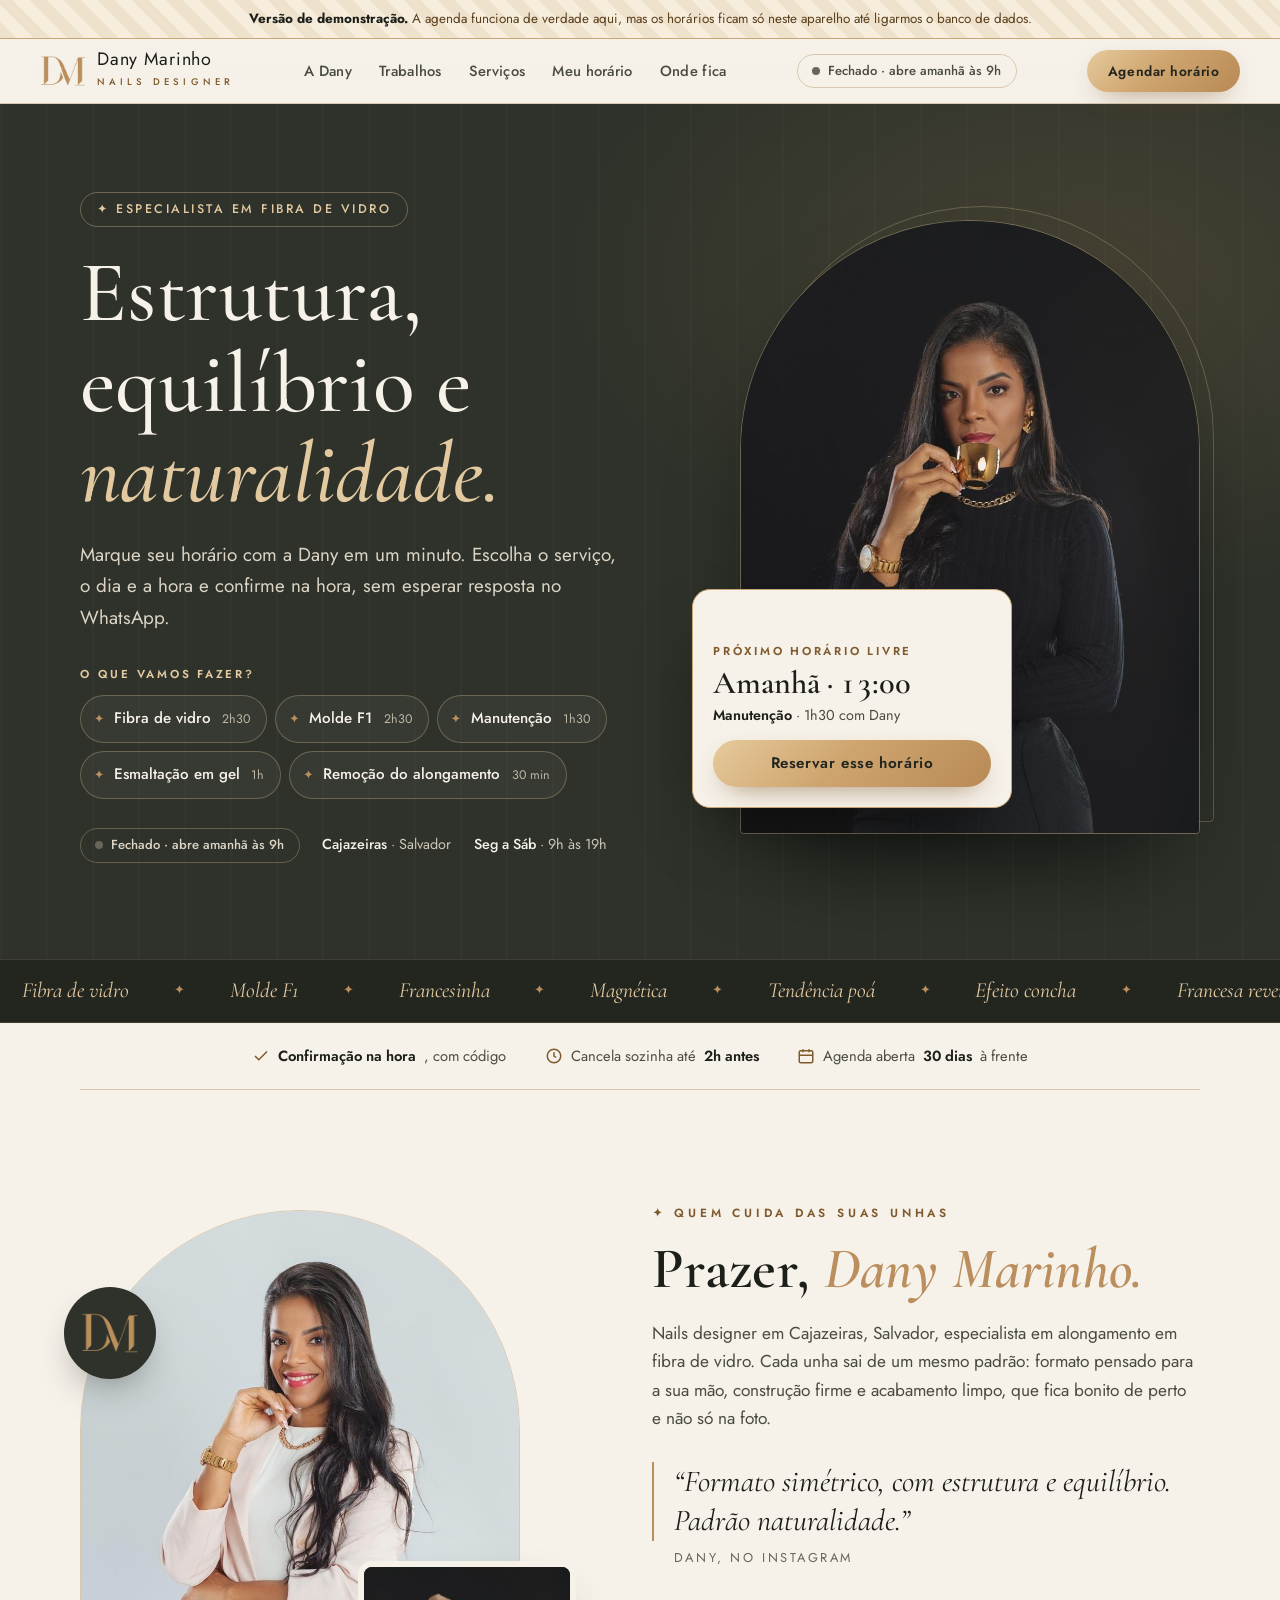
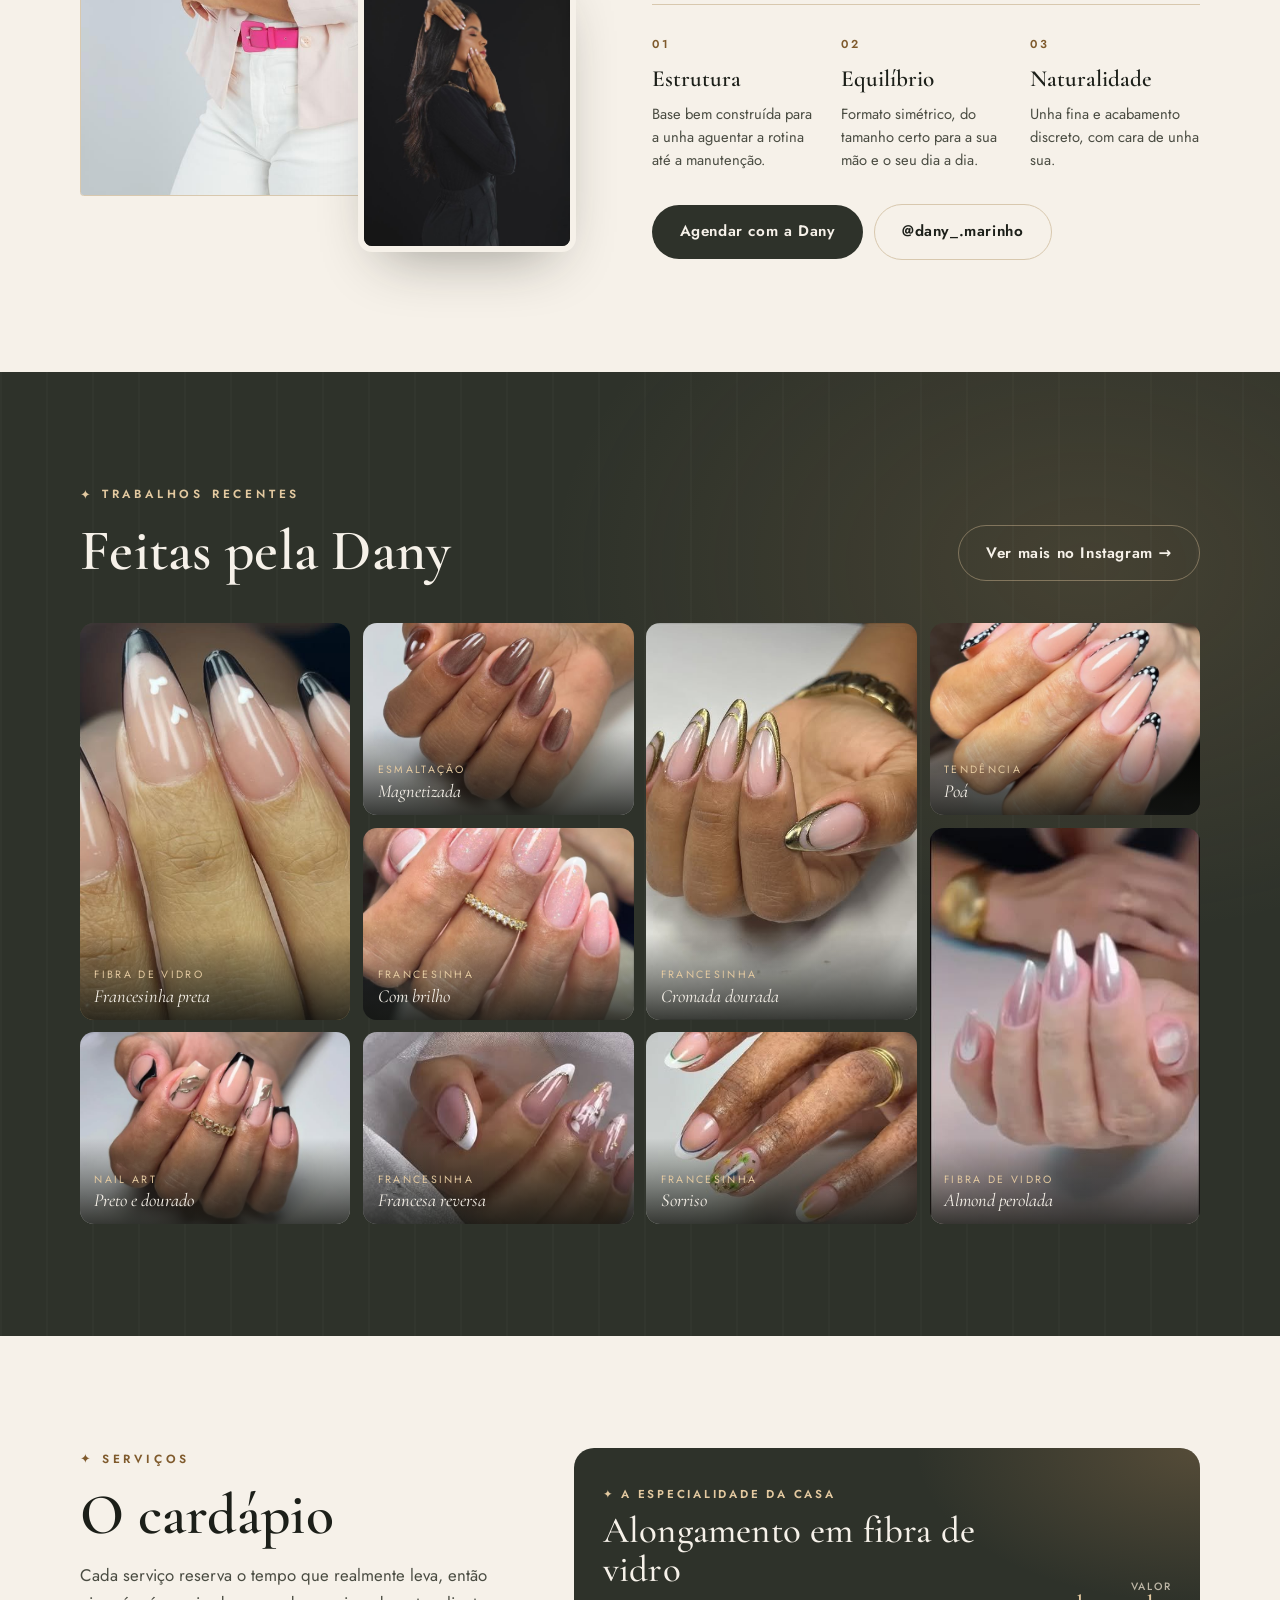
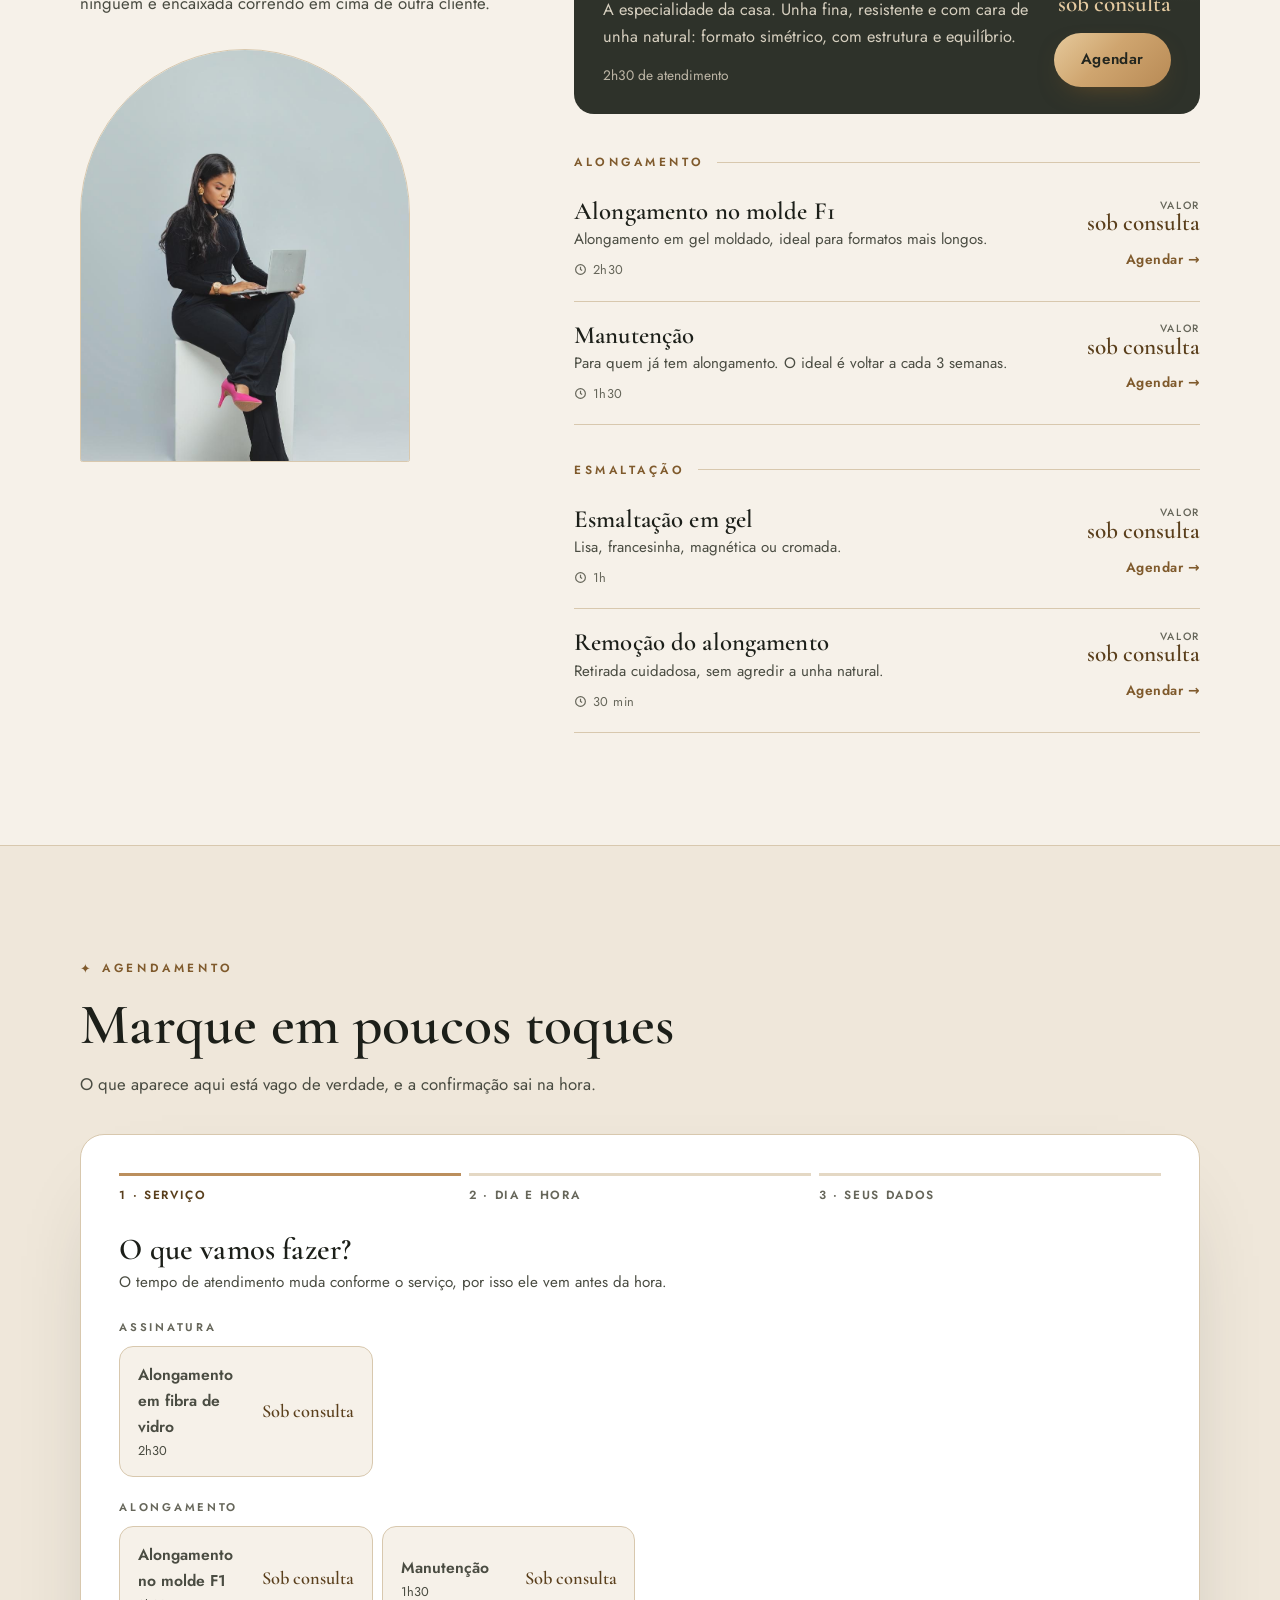
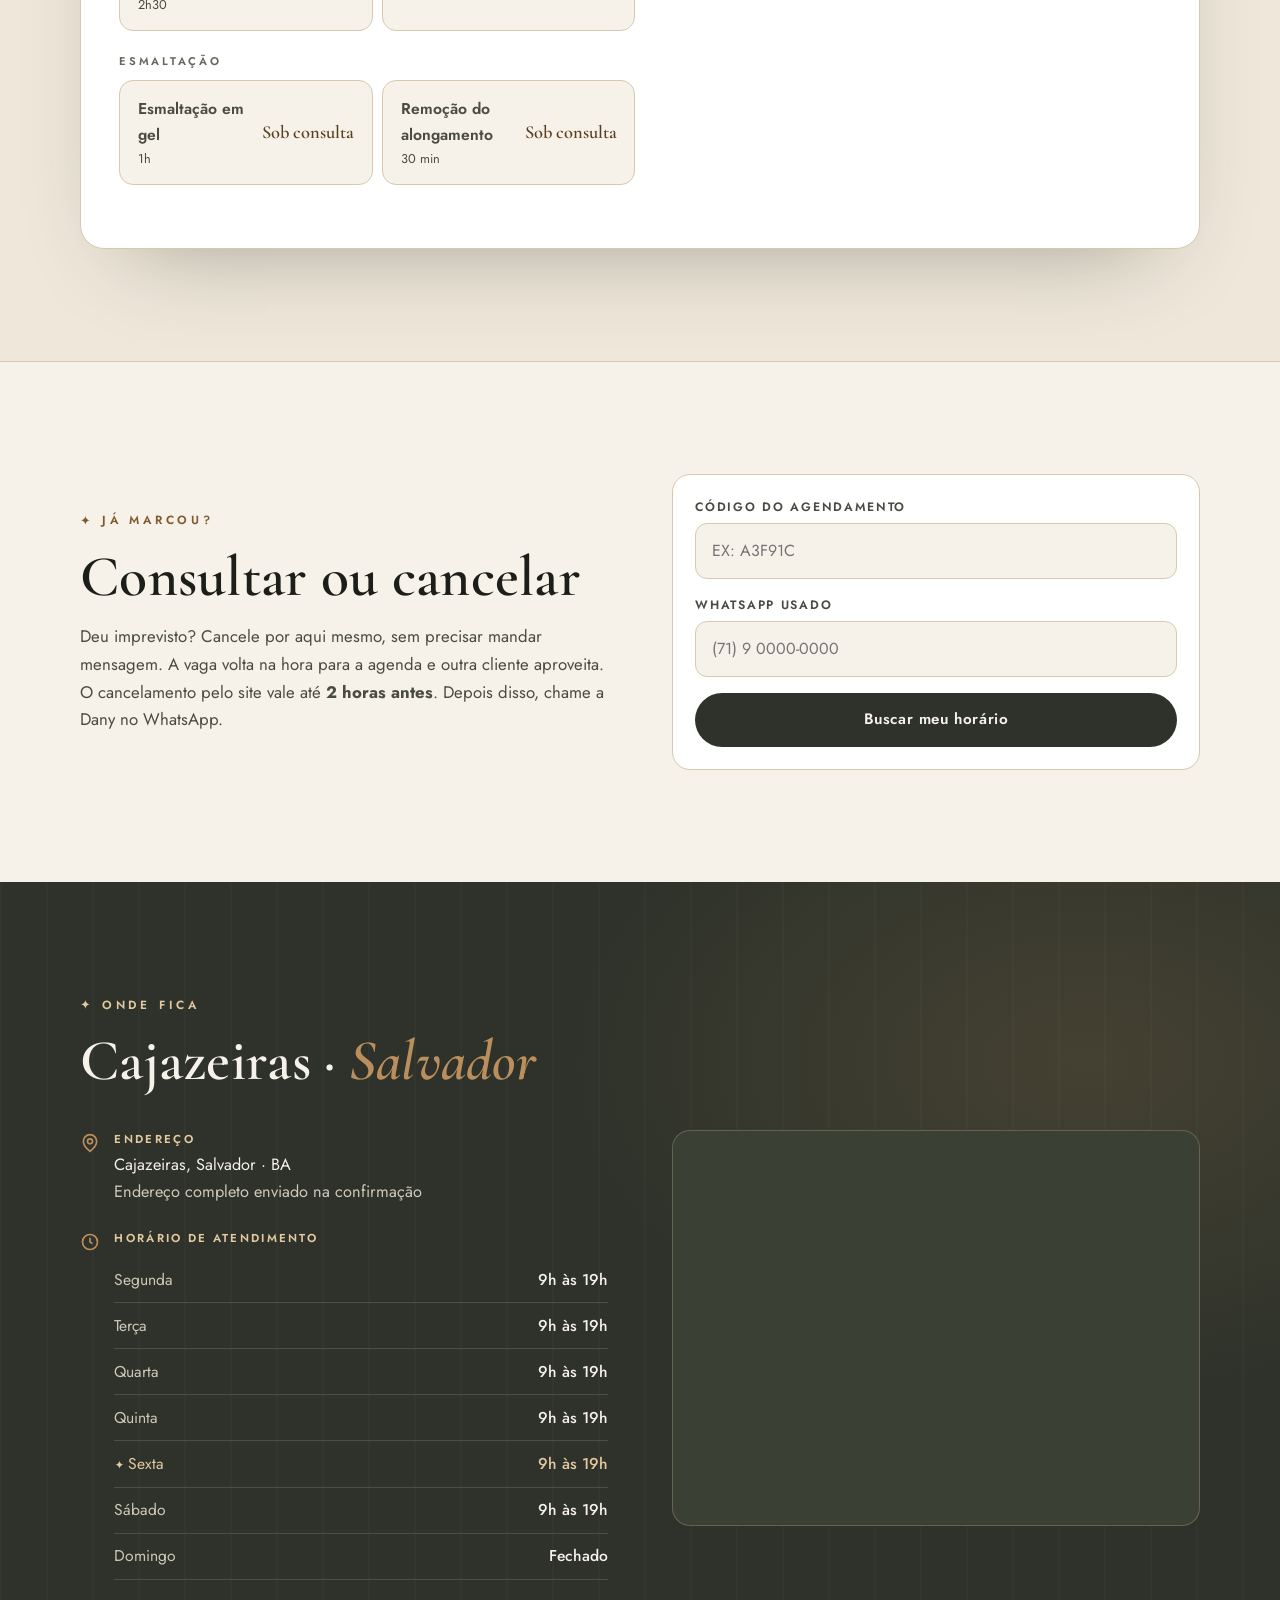
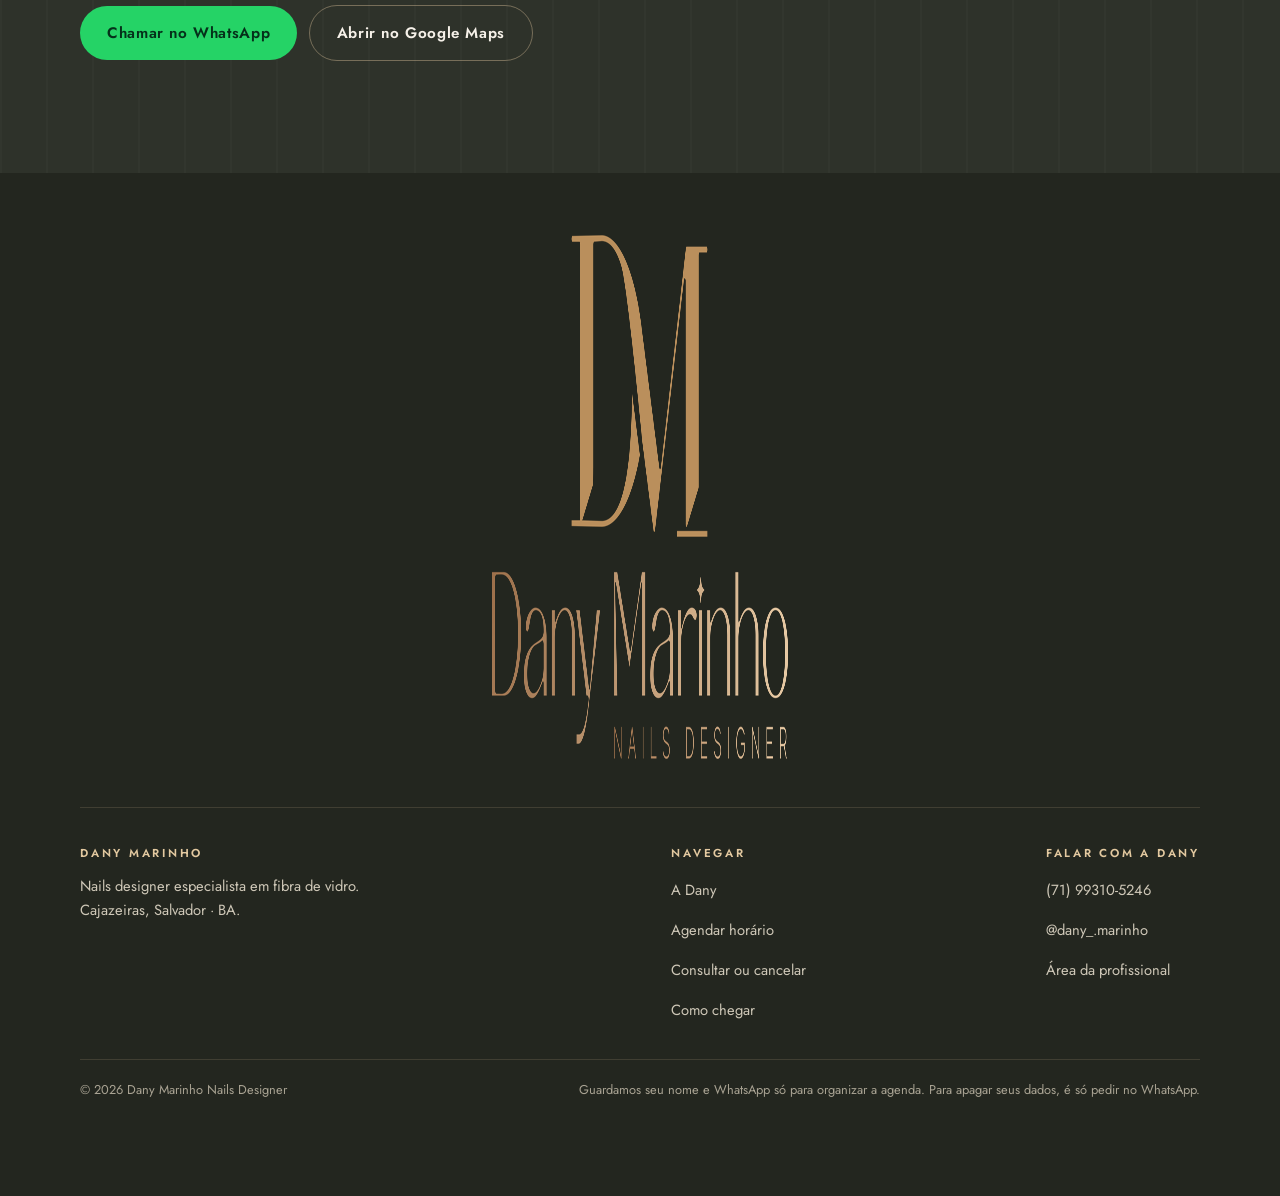
<file: index.html>
<!DOCTYPE html>
<html lang="pt-BR">
<head>
<meta charset="UTF-8">
<meta name="viewport" content="width=device-width, initial-scale=1.0">
<title>Dany Marinho · Nails Designer em Cajazeiras, Salvador · Agende online</title>
<meta name="description" content="Alongamento em fibra de vidro com a Dany Marinho, nails designer em Cajazeiras, Salvador. Escolha o serviço e o horário e confirme na hora, sem app e sem cadastro.">
<meta name="theme-color" content="#2E322A">
<link rel="icon" href="fotos/icone.png">
<link rel="apple-touch-icon" href="fotos/icone.png">

<meta property="og:type" content="website">
<meta property="og:title" content="Dany Marinho · Nails Designer · Agende seu horário">
<meta property="og:description" content="Especialista em fibra de vidro em Cajazeiras, Salvador. Escolha o serviço e o horário e confirme na hora.">
<meta property="og:image" content="fotos/og.jpg">
<meta property="og:locale" content="pt_BR">
<meta name="twitter:card" content="summary_large_image">

<link rel="preconnect" href="https://fonts.googleapis.com">
<link rel="preconnect" href="https://fonts.gstatic.com" crossorigin>
<link href="https://fonts.googleapis.com/css2?family=Cormorant+Garamond:ital,wght@0,500;0,600;0,700;1,500;1,600&family=Jost:wght@400;500;600&display=swap" rel="stylesheet">
<link rel="stylesheet" href="assets/estilo.css?v=20260926111016">

<script type="application/ld+json">
{
  "@context":"https://schema.org",
  "@type":"NailSalon",
  "name":"Dany Marinho Nails Designer",
  "slogan":"Especialista em fibra de vidro",
  "image":"fotos/og.jpg",
  "telephone":"+55 71 99310-5246",
  "address":{
    "@type":"PostalAddress",
    "addressLocality":"Salvador",
    "addressRegion":"BA",
    "streetAddress":"Cajazeiras",
    "addressCountry":"BR"
  },
  "sameAs":["https://www.instagram.com/dany_.marinho/"],
  "openingHoursSpecification":[
    {"@type":"OpeningHoursSpecification","dayOfWeek":["Monday","Tuesday","Wednesday","Thursday","Friday","Saturday"],"opens":"09:00","closes":"19:00"}
  ]
}
</script>
</head>
<body>

<div id="faixa-demo" class="faixa-demo" hidden>
  <b>Versão de demonstração.</b> A agenda funciona de verdade aqui, mas os horários ficam só neste aparelho até ligarmos o banco de dados.
</div>

<!-- ================= TOPO ================= -->
<header class="topo">
  <div class="wrap topo-in">
    <a class="marca" href="#" aria-label="Dany Marinho Nails Designer, início">
      <img src="fotos/monograma.png" alt="" width="46" height="46">
      <span><b>Dany Marinho</b><small>Nails Designer</small></span>
    </a>
    <nav class="menu">
      <a href="#sobre">A Dany</a>
      <a href="#trabalhos">Trabalhos</a>
      <a href="#servicos">Serviços</a>
      <a href="#meu-horario">Meu horário</a>
      <a href="#local">Onde fica</a>
    </nav>
    <span class="status" data-status></span>
    <a class="btn btn-prata" href="#agendar">Agendar horário</a>
  </div>
</header>

<!-- ================= CAPA: a agenda já começa aqui ================= -->
<section class="hero escuro">
  <div class="wrap hero-in">
    <div class="hero-txt">
      <span class="selo">✦ Especialista em fibra de vidro</span>
      <h1>Estrutura, equilíbrio e <em>naturalidade.</em></h1>
      <p class="lead">
        Marque seu horário com a Dany em um minuto. Escolha o serviço, o dia e a hora
        e confirme na hora, sem esperar resposta no WhatsApp.
      </p>

      <p class="rotulo">O que vamos fazer?</p>
      <div class="atalhos" id="atalhos">
        <div class="carregando">Carregando a agenda…</div>
      </div>

      <div class="hero-rodape">
        <span class="status" data-status></span>
        <span><b>Cajazeiras</b> · Salvador</span>
        <span><b>Seg a Sáb</b> · 9h às 19h</span>
      </div>
    </div>

    <div class="hero-foto">
      <div class="arco"><img src="fotos/dany-cafe.jpg" alt="Dany Marinho de blusa preta, segurando uma xícara dourada." width="853" height="1280"></div>
      <aside class="proximo" id="proximo" aria-live="polite">
        <p class="rotulo">Próximo horário livre</p>
        <div class="proximo-quando" id="px-quando">Procurando…</div>
        <p class="proximo-com" id="px-com">&nbsp;</p>
        <button class="btn btn-prata" id="px-reservar" type="button" disabled>Reservar esse horário</button>
      </aside>
    </div>
  </div>
</section>

<div class="faixa" aria-hidden="true">
  <div class="faixa-trilho">
    <span>Fibra de vidro</span><span>Molde F1</span><span>Francesinha</span><span>Magnética</span><span>Tendência poá</span><span>Efeito concha</span><span>Francesa reversa</span><span>Cromada</span>
    <span>Fibra de vidro</span><span>Molde F1</span><span>Francesinha</span><span>Magnética</span><span>Tendência poá</span><span>Efeito concha</span><span>Francesa reversa</span><span>Cromada</span>
  </div>
</div>

<div class="wrap">
  <div class="selos">
    <span><svg width="18" height="18" viewBox="0 0 24 24" fill="none" stroke="currentColor" stroke-width="2"><path d="M20 6 9 17l-5-5"/></svg><b>Confirmação na hora</b>, com código</span>
    <span><svg width="18" height="18" viewBox="0 0 24 24" fill="none" stroke="currentColor" stroke-width="2"><circle cx="12" cy="12" r="9"/><path d="M12 7v5l3 2"/></svg>Cancela sozinha até <b>2h antes</b></span>
    <span><svg width="18" height="18" viewBox="0 0 24 24" fill="none" stroke="currentColor" stroke-width="2"><rect x="3" y="5" width="18" height="16" rx="2"/><path d="M8 3v4M16 3v4M3 11h18"/></svg>Agenda aberta <b>30 dias</b> à frente</span>
  </div>
</div>

<!-- ================= SOBRE ================= -->
<section class="secao" id="sobre">
  <div class="wrap sobre-in">
    <div class="colagem revela">
      <div class="grande"><img src="fotos/dany-retrato.jpg" loading="lazy" alt="Dany Marinho sorrindo, de blazer rosa claro e calça branca." width="853" height="1280"></div>
      <div class="pequena"><img src="fotos/dany-perfil.jpg" loading="lazy" alt="Dany Marinho de perfil, com as mãos no rosto mostrando as unhas." width="853" height="1280"></div>
      <div class="carimbo"><img src="fotos/monograma.png" alt="" width="60" height="60"></div>
    </div>

    <div class="sobre-txt revela">
      <p class="olho">Quem cuida das suas unhas</p>
      <h2>Prazer, <em class="ouro">Dany Marinho.</em></h2>
      <p class="corpo">
        Nails designer em Cajazeiras, Salvador, especialista em alongamento em fibra de vidro.
        Cada unha sai de um mesmo padrão: formato pensado para a sua mão, construção firme
        e acabamento limpo, que fica bonito de perto e não só na foto.
      </p>
      <p class="citacao">“Formato simétrico, com estrutura e equilíbrio. Padrão naturalidade.”</p>
      <p class="citacao-autor">Dany, no Instagram</p>

      <div class="pilares">
        <div class="pilar"><span>01</span><b>Estrutura</b><p>Base bem construída para a unha aguentar a rotina até a manutenção.</p></div>
        <div class="pilar"><span>02</span><b>Equilíbrio</b><p>Formato simétrico, do tamanho certo para a sua mão e o seu dia a dia.</p></div>
        <div class="pilar"><span>03</span><b>Naturalidade</b><p>Unha fina e acabamento discreto, com cara de unha sua.</p></div>
      </div>

      <div class="acoes" style="margin-top:0">
        <a class="btn btn-escuro" href="#agendar">Agendar com a Dany</a>
        <a class="btn btn-linha" href="https://www.instagram.com/dany_.marinho/" target="_blank" rel="noopener">@dany_.marinho</a>
      </div>
    </div>
  </div>
</section>

<!-- ================= TRABALHOS ================= -->
<section class="secao escuro" id="trabalhos">
  <div class="wrap">
    <div class="trab-topo">
      <div>
        <p class="olho">Trabalhos recentes</p>
        <h2>Feitas pela Dany</h2>
      </div>
      <a class="btn btn-linha" href="https://www.instagram.com/dany_.marinho/" target="_blank" rel="noopener">Ver mais no Instagram →</a>
    </div>

    <div class="trabalhos">
      <figure class="alta revela"><img src="fotos/unha-fibra-stiletto.jpg" loading="lazy" style="object-position:50% 40%" alt="Alongamento em fibra de vidro, formato stiletto, com francesinha preta."><figcaption><small>Fibra de vidro</small>Francesinha preta</figcaption></figure>
      <figure class="revela"><img src="fotos/unha-magnetica.jpg" loading="lazy" alt="Unhas curtas com esmaltação magnética marrom."><figcaption><small>Esmaltação</small>Magnetizada</figcaption></figure>
      <figure class="alta revela"><img src="fotos/unha-cromada-dourada.jpg" loading="lazy" style="object-position:50% 45%" alt="Unhas amendoadas nude com ponta cromada dourada."><figcaption><small>Francesinha</small>Cromada dourada</figcaption></figure>
      <figure class="revela"><img src="fotos/unha-poa.jpg" loading="lazy" alt="Unhas nude com francesinha preta de bolinhas brancas."><figcaption><small>Tendência</small>Poá</figcaption></figure>
      <figure class="revela"><img src="fotos/unha-glitter.jpg" loading="lazy" alt="Unhas com francesinha branca sobre base com brilho."><figcaption><small>Francesinha</small>Com brilho</figcaption></figure>
      <figure class="alta revela"><img src="fotos/unha-almond-perolada.jpg" loading="lazy" style="object-position:50% 55%" alt="Unhas amendoadas com acabamento perolado."><figcaption><small>Fibra de vidro</small>Almond perolada</figcaption></figure>
      <figure class="revela"><img src="fotos/unha-nail-art.jpg" loading="lazy" alt="Unhas com nail art em preto e dourado."><figcaption><small>Nail art</small>Preto e dourado</figcaption></figure>
      <figure class="revela"><img src="fotos/unha-francesa-reversa.jpg" loading="lazy" style="object-position:50% 60%" alt="Unhas com francesa reversa branca."><figcaption><small>Francesinha</small>Francesa reversa</figcaption></figure>
      <figure class="revela"><img src="fotos/unha-francesa-sorriso.jpg" loading="lazy" style="object-position:50% 55%" alt="Unhas com francesa sorriso e detalhes coloridos."><figcaption><small>Francesinha</small>Sorriso</figcaption></figure>
    </div>
  </div>
</section>

<!-- ================= SERVIÇOS ================= -->
<section class="secao" id="servicos">
  <div class="wrap serv-in">
    <div class="serv-lado">
      <p class="olho">Serviços</p>
      <h2>O cardápio</h2>
      <p class="sub">
        Cada serviço reserva o tempo que realmente leva,
        então ninguém é encaixada correndo em cima de outra cliente.
      </p>
      <div class="foto"><img src="fotos/dany-notebook.jpg" loading="lazy" alt="Dany Marinho sentada, com um notebook no colo." width="853" height="1280"></div>
    </div>
    <div id="cardapio">
      <div class="carregando">Carregando os serviços…</div>
    </div>
  </div>
</section>

<!-- ================= AGENDAMENTO ================= -->
<section class="secao agendar" id="agendar">
  <div class="wrap">
    <div class="agendar-topo">
      <div>
        <p class="olho">Agendamento</p>
        <h2>Marque em poucos toques</h2>
        <p class="sub">O que aparece aqui está vago de verdade, e a confirmação sai na hora.</p>
      </div>
    </div>

    <div class="painel" id="agendar-app">

      <div class="passos" id="passos">
        <div class="passo" data-estado="atual">1 · Profissional</div>
        <div class="passo" data-estado="aberto">2 · Serviço</div>
        <div class="passo" data-estado="aberto">3 · Dia e hora</div>
        <div class="passo" data-estado="aberto">4 · Seus dados</div>
      </div>

      <div class="escolhas" id="escolhas" hidden></div>

      <!-- 1 -->
      <div class="etapa" data-etapa="1" data-ativa>
        <h3>Com quem você quer agendar?</h3>
        <p class="dica">Cada profissional tem a própria agenda.</p>
        <div class="lista-barbeiros" id="lista-barbeiros"></div>
      </div>

      <!-- 2 -->
      <div class="etapa" data-etapa="2">
        <h3>O que vamos fazer?</h3>
        <p class="dica">O tempo de atendimento muda conforme o serviço, por isso ele vem antes da hora.</p>
        <div id="lista-servicos"></div>
        <div class="acoes"><button class="voltar" type="button" data-voltar="1">← Trocar a profissional</button></div>
      </div>

      <!-- 3 -->
      <div class="etapa" data-etapa="3">
        <h3>Escolha o dia e a hora</h3>
        <div class="fita" id="fita-dias"></div>
        <p class="titulo-dia" id="titulo-dia"></p>
        <div id="caixa-horas"></div>
        <div class="acoes"><button class="voltar" type="button" data-voltar="2">← Trocar o serviço</button></div>
      </div>

      <!-- 4 -->
      <div class="etapa" data-etapa="4">
        <h3>Quase lá</h3>
        <p class="dica">Só falta saber quem vem fazer as unhas.</p>
        <div class="resumo" id="resumo"></div>
        <form id="form-cliente" novalidate>
          <div class="campos">
            <div class="campo">
              <label for="cli-nome">Seu nome</label>
              <input id="cli-nome" name="nome" type="text" autocomplete="name" placeholder="Como te chamam" required>
            </div>
            <div class="campo">
              <label for="cli-tel">WhatsApp</label>
              <input id="cli-tel" name="tel" type="tel" inputmode="numeric" autocomplete="tel" placeholder="(71) 9 0000-0000" required>
              <p class="ajuda">Serve para a Dany te achar se precisar remarcar. Não vai para lista de propaganda.</p>
            </div>
            <div class="campo">
              <label for="cli-obs">Observação <span style="text-transform:none;letter-spacing:0;font-weight:400">(opcional)</span></label>
              <textarea id="cli-obs" name="obs" maxlength="240" placeholder="Ex: formato amendoado, francesinha, tenho foto de referência"></textarea>
            </div>
          </div>
          <div id="msg-form"></div>
          <div class="acoes">
            <button class="btn btn-prata" id="btn-confirmar" type="submit">Confirmar horário</button>
            <button class="voltar" type="button" data-voltar="3">← Trocar a hora</button>
          </div>
        </form>
      </div>

      <!-- 5 -->
      <div class="etapa" data-etapa="5">
        <div class="sucesso">
          <div class="selo-ok" aria-hidden="true">
            <svg width="30" height="30" viewBox="0 0 24 24" fill="none" stroke="currentColor" stroke-width="3" stroke-linecap="round" stroke-linejoin="round"><path d="M20 6 9 17l-5-5"/></svg>
          </div>
          <h3>Horário confirmado</h3>
          <p class="com">com <span id="ok-barbeiro"></span></p>
          <p class="dica" id="ok-linha" style="color:var(--cinza);margin:.4rem 0 1rem"></p>
          <p style="font-size:.74rem;letter-spacing:.2em;text-transform:uppercase;color:var(--cinza);font-weight:600">Seu código</p>
          <div class="codigo" id="ok-codigo"></div>
          <p style="max-width:34rem;margin:0 auto 1.4rem;color:var(--cinza);font-size:.95rem">
            Guarde esse código: é com ele que você consulta ou cancela sozinha,
            até 2 horas antes. Chegue uns 5 minutinhos antes.
          </p>
          <div class="acoes" style="justify-content:center">
            <a class="btn btn-zap" id="ok-zap" target="_blank" rel="noopener">Avisar a Dany no WhatsApp</a>
            <a class="btn btn-linha" id="ok-ics">Salvar no calendário</a>
            <button class="btn btn-linha" id="btn-novo" type="button">Marcar outro</button>
          </div>
        </div>
      </div>

    </div>
  </div>
</section>

<!-- ================= MEU HORÁRIO ================= -->
<section class="secao" id="meu-horario">
  <div class="wrap dupla">
    <div>
      <p class="olho">Já marcou?</p>
      <h2>Consultar ou cancelar</h2>
      <p class="sub">
        Deu imprevisto? Cancele por aqui mesmo, sem precisar mandar mensagem.
        A vaga volta na hora para a agenda e outra cliente aproveita.
        O cancelamento pelo site vale até <b>2 horas antes</b>. Depois disso, chame a Dany no WhatsApp.
      </p>
    </div>
    <div class="cartao">
      <form id="form-consulta">
        <div class="campos">
          <div class="campo">
            <label for="con-codigo">Código do agendamento</label>
            <input id="con-codigo" type="text" placeholder="Ex: A3F91C" style="text-transform:uppercase" required>
          </div>
          <div class="campo">
            <label for="con-tel">WhatsApp usado</label>
            <input id="con-tel" type="tel" inputmode="numeric" placeholder="(71) 9 0000-0000" required>
          </div>
          <button class="btn btn-escuro btn-bloco" type="submit">Buscar meu horário</button>
        </div>
      </form>
      <div id="saida-consulta"></div>
    </div>
  </div>
</section>

<!-- ================= ONDE FICA ================= -->
<section class="secao escuro" id="local">
  <div class="wrap">
    <p class="olho">Onde fica</p>
    <h2>Cajazeiras · <em class="ouro">Salvador</em></h2>

    <div class="dupla" style="margin-top:2.4rem;align-items:start">
      <div class="info-local">
        <div class="info-item">
          <svg width="20" height="20" viewBox="0 0 24 24" fill="none" stroke="currentColor" stroke-width="2"><path d="M20 10c0 6-8 12-8 12s-8-6-8-12a8 8 0 1 1 16 0Z"/><circle cx="12" cy="10" r="3"/></svg>
          <div>
            <b class="rot">Endereço</b>
            Cajazeiras, Salvador · BA<br>
            <span style="color:#CFC8B8">Endereço completo enviado na confirmação</span>
          </div>
        </div>

        <div class="info-item">
          <svg width="20" height="20" viewBox="0 0 24 24" fill="none" stroke="currentColor" stroke-width="2"><circle cx="12" cy="12" r="9"/><path d="M12 7v5l3 2"/></svg>
          <div style="width:100%">
            <b class="rot">Horário de atendimento</b>
            <table class="tabela-horario" id="tabela-horario">
              <tr data-dia="1"><td>Segunda</td><td>9h às 19h</td></tr>
              <tr data-dia="2"><td>Terça</td><td>9h às 19h</td></tr>
              <tr data-dia="3"><td>Quarta</td><td>9h às 19h</td></tr>
              <tr data-dia="4"><td>Quinta</td><td>9h às 19h</td></tr>
              <tr data-dia="5"><td>Sexta</td><td>9h às 19h</td></tr>
              <tr data-dia="6"><td>Sábado</td><td>9h às 19h</td></tr>
              <tr data-dia="0"><td>Domingo</td><td>Fechado</td></tr>
            </table>
          </div>
        </div>

        <div class="acoes" style="margin-top:.2rem">
          <a class="btn btn-zap" id="link-contato" target="_blank" rel="noopener" href="https://wa.me/5571993105246">Chamar no WhatsApp</a>
          <a class="btn btn-linha" id="link-maps" target="_blank" rel="noopener" href="https://www.google.com/maps/search/?api=1&amp;query=Cajazeiras+Salvador+BA">Abrir no Google Maps</a>
        </div>
      </div>

      <div class="mapa">
        <iframe title="Mapa de Cajazeiras, Salvador" loading="lazy" referrerpolicy="no-referrer-when-downgrade"
          src="https://www.google.com/maps?q=Cajazeiras%2C%20Salvador%20-%20BA&output=embed"></iframe>
      </div>
    </div>
  </div>
</section>

<!-- ================= RODAPÉ ================= -->
<footer class="rodape">
  <div class="wrap">
    <img class="rodape-logo" src="fotos/logo.png" alt="Dany Marinho Nails Designer" width="1000" height="536" loading="lazy">
    <div class="rodape-in">
      <div style="max-width:22rem">
        <b class="rodape-titulo">Dany Marinho</b>
        <p style="margin-top:.6rem">Nails designer especialista em fibra de vidro. Cajazeiras, Salvador · BA.</p>
      </div>
      <div>
        <b class="rodape-titulo">Navegar</b>
        <ul class="rodape-links">
          <li><a href="#sobre">A Dany</a></li>
          <li><a href="#agendar">Agendar horário</a></li>
          <li><a href="#meu-horario">Consultar ou cancelar</a></li>
          <li><a href="#local">Como chegar</a></li>
        </ul>
      </div>
      <div>
        <b class="rodape-titulo">Falar com a Dany</b>
        <ul class="rodape-links">
          <li><a href="https://wa.me/5571993105246" target="_blank" rel="noopener">(71) 99310-5246</a></li>
          <li><a href="https://www.instagram.com/dany_.marinho/" target="_blank" rel="noopener">@dany_.marinho</a></li>
          <li><a href="admin.html">Área da profissional</a></li>
        </ul>
      </div>
    </div>
    <div class="creditos">
      <span>© <span id="ano"></span> Dany Marinho Nails Designer</span>
      <span>Guardamos seu nome e WhatsApp só para organizar a agenda. Para apagar seus dados, é só pedir no WhatsApp.</span>
    </div>
  </div>
</footer>

<a class="flutua" href="#agendar">
  <svg width="18" height="18" viewBox="0 0 24 24" fill="none" stroke="currentColor" stroke-width="2"><rect x="3" y="5" width="18" height="16" rx="2"/><path d="M8 3v4M16 3v4M3 11h18"/></svg>
  Agendar
</a>

<script src="assets/config.js?v=20260926111016"></script>
<!-- Este bloco vem ANTES de agenda.js: registra o ouvinte que recebe
     profissional e serviços assim que carregam. -->
<script>
(function () {
  var CFG = window.TV;
  var DIAS = ['domingo','segunda','terça','quarta','quinta','sexta','sábado'];
  document.getElementById('ano').textContent = new Date().getFullYear();
  if (CFG.modoDemo) document.getElementById('faixa-demo').hidden = false;

  function el(tag, cls, txt) {
    var n = document.createElement(tag);
    if (cls) n.className = cls;
    if (txt != null) n.textContent = txt;
    return n;
  }
  function min(t) { var p = String(t).split(':'); return (+p[0]) * 60 + (+p[1]); }
  function horaCurta(t) { var p = String(t).split(':'); return (+p[0]) + 'h' + (p[1] === '00' ? '' : p[1]); }
  function duracao(m) { return m < 60 ? m + ' min' : Math.floor(m / 60) + 'h' + (m % 60 ? String(m % 60).padStart(2, '0') : ''); }
  function irAgendar() { document.getElementById('agendar').scrollIntoView({ behavior: 'smooth' }); }
  function quando(p) { return CFG.diaRelativo(p.dia).replace(/, \d+ de .*/, '') + ' · ' + p.hora; }

  /* ---- aberto / fechado agora ---- */
  (function status() {
    var agora = new Date(), m = agora.getHours() * 60 + agora.getMinutes();
    var hoje = CFG.expediente[agora.getDay()], txt, aberto = false;
    if (hoje && hoje.aberto && m >= min(hoje.abre) && m < min(hoje.fecha)) {
      aberto = true; txt = 'Atendendo agora · até ' + horaCurta(hoje.fecha);
    } else {
      for (var i = 0; i < 8; i++) {
        var d = (agora.getDay() + i) % 7, e = CFG.expediente[d];
        if (!e || !e.aberto || (i === 0 && m >= min(e.abre))) continue;
        txt = 'Fechado · abre ' + (i === 0 ? 'hoje' : i === 1 ? 'amanhã' : DIAS[d]) + ' às ' + horaCurta(e.abre);
        break;
      }
    }
    Array.prototype.forEach.call(document.querySelectorAll('[data-status]'), function (s) {
      s.textContent = txt;
      if (aberto) s.setAttribute('data-aberto', '');
    });
    var linha = document.querySelector('#tabela-horario tr[data-dia="' + agora.getDay() + '"]');
    if (linha) linha.setAttribute('data-hoje', '');
  })();

  /* ---- cardápio ---- */
  function valor(s) {
    if (!s.preco_centavos) return '<small>valor</small>sob consulta';
    return (s.a_partir_de ? '<small>a partir de</small>' : '') + 'R$ ' + (s.preco_centavos / 100).toFixed(2).replace('.', ',');
  }
  function pintaCardapio(lista) {
    var alvo = document.getElementById('cardapio');
    alvo.innerHTML = '';
    var grupos = {};
    lista.forEach(function (s) {
      if (s.categoria === 'Assinatura') { alvo.appendChild(cardAssinatura(s)); return; }
      var g = s.categoria || 'Serviços'; (grupos[g] = grupos[g] || []).push(s);
    });
    Object.keys(grupos).forEach(function (g) {
      var bloco = el('div', 'cardapio-grupo');
      bloco.appendChild(el('div', 'cardapio-titulo', g));
      var grade = el('div', 'grade-servicos');
      grupos[g].forEach(function (s) {
        var card = el('article', 'servico');
        card.innerHTML =
          '<div class="servico-txt"><h3></h3><p></p>' +
            '<span class="tempo"><svg width="13" height="13" viewBox="0 0 24 24" fill="none" stroke="currentColor" stroke-width="2.2"><circle cx="12" cy="12" r="9"/><path d="M12 7v5l3 2"/></svg>' +
            duracao(s.duracao_min) + '</span></div>' +
          '<div class="servico-dir"><span class="preco"></span>' +
            '<button class="marcar" type="button">Agendar →</button></div>';
        card.querySelector('h3').textContent = s.nome;
        card.querySelector('p').textContent = s.descricao || '';
        card.querySelector('.preco').innerHTML = valor(s);
        card.querySelector('.marcar').addEventListener('click', function () { CFG.agendarServico(s.id); irAgendar(); });
        grade.appendChild(card);
      });
      bloco.appendChild(grade);
      alvo.appendChild(bloco);
    });
  }
  function cardAssinatura(s) {
    var c = el('article', 'assinatura');
    var esq = el('div');
    esq.appendChild(el('p', 'rotulo', '✦ A especialidade da casa'));
    esq.appendChild(el('h3', null, s.nome));
    esq.appendChild(el('p', null, s.descricao || ''));
    var meta = el('div', 'meta');
    meta.appendChild(el('span', null, duracao(s.duracao_min) + ' de atendimento'));
    esq.appendChild(meta);
    var dir = el('div', 'servico-dir');
    var p = el('div', 'preco'); p.innerHTML = valor(s);
    dir.appendChild(p);
    var b = el('button', 'btn btn-prata', 'Agendar');
    b.type = 'button'; b.style.marginTop = '.8rem';
    b.addEventListener('click', function () { CFG.agendarServico(s.id); irAgendar(); });
    dir.appendChild(b);
    c.appendChild(esq); c.appendChild(dir);
    return c;
  }

  /* ---- atalhos de serviço na capa + próximo horário livre ---- */
  function pintaCapa(barbeiros, servicos) {
    var atalhos = document.getElementById('atalhos');
    atalhos.innerHTML = '';
    servicos.forEach(function (s) {
      var at = el('button', 'atalho'); at.type = 'button';
      at.appendChild(el('span', 'pingo', '✦'));
      at.appendChild(el('b', null, s.nome.replace('Alongamento em ', '').replace('Alongamento no ', '').replace(/^./, function (c) { return c.toUpperCase(); })));
      at.appendChild(el('small', null, duracao(s.duracao_min)));
      at.addEventListener('click', function () { CFG.agendarServico(s.id); irAgendar(); });
      atalhos.appendChild(at);
    });

    // referência: manutenção, o serviço que mais volta para a agenda
    var servRef = servicos.filter(function (s) { return s.id === 'manutencao' || s.slug === 'manutencao'; })[0] || servicos[0];
    var b = barbeiros[0];
    var qd = document.getElementById('px-quando'), com = document.getElementById('px-com'), bt = document.getElementById('px-reservar');
    if (!b || !servRef) return;
    CFG.proximoLivre(b, servRef).then(function (p) {
      if (!p) { qd.textContent = 'Agenda cheia'; com.textContent = 'Chame no WhatsApp que a Dany tenta encaixar.'; bt.disabled = true; return; }
      qd.textContent = quando(p);
      com.innerHTML = '';
      com.appendChild(el('b', null, servRef.nome));
      com.appendChild(document.createTextNode(' · ' + duracao(servRef.duracao_min) + ' com ' + b.nome.split(' ')[0]));
      bt.disabled = false;
      bt.onclick = function () { CFG.agendarDireto(b.id, servRef.id, p.dia, p.hora); irAgendar(); };
    }).catch(function () { qd.textContent = 'Ver horários'; });
  }

  var dados = null;
  function recebe(d) { dados = d; pintaCardapio(d.servicos); pintaCapa(d.barbeiros, d.servicos); }
  document.addEventListener('tv:dados', function (ev) { recebe(ev.detail); });
  // marcou? a vaga some da capa na mesma hora
  document.addEventListener('tv:agendado', function () { if (dados) pintaCapa(dados.barbeiros, dados.servicos); });

  /* ---- revelar ao rolar ---- */
  var itens = document.querySelectorAll('.revela');
  if ('IntersectionObserver' in window) {
    var io = new IntersectionObserver(function (es) {
      es.forEach(function (e) { if (e.isIntersecting) { e.target.classList.add('visto'); io.unobserve(e.target); } });
    }, { rootMargin: '0px 0px -8% 0px' });
    Array.prototype.forEach.call(itens, function (n) { io.observe(n); });
  } else {
    Array.prototype.forEach.call(itens, function (n) { n.classList.add('visto'); });
  }
})();
</script>
<script src="assets/agenda.js?v=20260926111016"></script>
</body>
</html>
</file>
<file: assets/estilo.css>
/* =====================================================================
   Dany Marinho · Nails Designer — folha de estilo
   Paleta tirada do letreiro do espaço dela: painel verde-oliva, letras
   douradas espelhadas e ripas de madeira clara. Fundo marfim, texto quase
   preto (alto contraste). As variáveis mantêm os nomes do modelo
   (--prata = cor de destaque, --creme = cor do texto).
   ===================================================================== */

:root{
  --fundo:      #F6F1E9;
  --grafite:    #EFE7DA;
  --carvao:     #FFFFFF;
  --chumbo:     #E4D8C4;
  --borda:      #D8C8AE;

  --prata:       #7F5A2C;
  --prata-clara: #5A3F1C;
  --prata-fundo: #C8A574;
  --prata-gradiente: linear-gradient(135deg, #E6CA9C 0%, #CFA56F 45%, #B88A55 100%);

  --ouro:        #BB8F5D;
  --ouro-claro:  #E3C9A0;
  --oliva:       #2E322A;
  --oliva-2:     #23261F;
  --oliva-3:     #3B4035;
  --marfim:      #F6F1E9;

  --creme:      #1C1F19;
  --cinza:      #4A4C42;
  --cinza-fraco:#66665A;
  --verde-zap:  #25D366;
  --vermelho:   #B42318;

  --display: 'Cormorant Garamond', Georgia, serif;
  --corpo:   'Jost', system-ui, sans-serif;

  --raio:  14px;
  --larg:  1200px;
}

*{margin:0;padding:0;box-sizing:border-box}
[hidden]{display:none !important}
html{scroll-behavior:smooth;scroll-padding-top:76px}
body{
  font-family:var(--corpo);font-size:1.02rem;
  background:var(--fundo);color:var(--creme);
  line-height:1.65;overflow-x:clip;-webkit-font-smoothing:antialiased;
}
img{display:block;max-width:100%}
a{color:inherit;text-decoration:none}
button{font:inherit;color:inherit;background:none;border:none;cursor:pointer}
:focus-visible{outline:2px solid var(--prata);outline-offset:3px;border-radius:6px}

.wrap{max-width:var(--larg);margin:0 auto;padding:0 clamp(1rem,4vw,2.5rem)}
.secao{padding:clamp(4rem,9vw,7rem) 0}

h1,h2,h3,.display{font-family:var(--display);font-weight:600;line-height:1.05;letter-spacing:.005em}
h2{font-size:clamp(2.3rem,5vw,3.6rem)}
h3{font-size:1.35rem}
em.ouro{font-style:italic;color:var(--ouro)}

.olho{
  font-size:.74rem;font-weight:600;letter-spacing:.32em;text-transform:uppercase;color:var(--prata);
  display:flex;align-items:center;gap:.7rem;margin-bottom:1rem;
}
.olho::before{content:"✦";font-size:.8rem;letter-spacing:0}
.sub{color:var(--cinza);max-width:42rem;margin-top:1rem;font-size:1.05rem}
.prata-texto{font-style:italic;color:var(--ouro)}

/* ---------- botões ---------- */
.btn{
  display:inline-flex;align-items:center;justify-content:center;gap:.55rem;
  padding:.9rem 1.7rem;border-radius:100px;font-weight:600;font-size:.95rem;min-height:48px;
  letter-spacing:.04em;text-align:center;
  transition:transform .15s ease, box-shadow .2s ease, background .15s ease, border-color .15s, color .15s;
}
.btn:active{transform:translateY(1px)}
.btn-prata{background:var(--prata-gradiente);color:var(--oliva-2);box-shadow:0 10px 28px -14px rgba(122,86,40,.9)}
.btn-prata:hover{box-shadow:0 14px 34px -12px rgba(122,86,40,.95);transform:translateY(-1px)}
.btn-escuro{background:var(--oliva);color:var(--marfim)}
.btn-escuro:hover{background:var(--oliva-3)}
.btn-linha{border:1px solid var(--borda);color:var(--creme);background:transparent}
.btn-linha:hover{border-color:var(--prata);color:var(--prata-clara)}
.escuro .btn-linha{border-color:rgba(227,201,160,.4);color:var(--marfim)}
.escuro .btn-linha:hover{border-color:var(--ouro-claro);color:var(--ouro-claro)}
.btn-zap{background:var(--verde-zap);color:#05301A}
.btn-bloco{width:100%}
.btn:disabled{opacity:.45;cursor:not-allowed;transform:none}

/* ---------- seções escuras (painel oliva do letreiro) ---------- */
.escuro{background:var(--oliva);color:var(--marfim);position:relative;isolation:isolate}
.escuro::before{
  /* ripas verticais bem discretas, eco da parede do espaço */
  content:"";position:absolute;inset:0;z-index:-1;pointer-events:none;
  background:
    radial-gradient(60% 55% at 85% 20%, rgba(187,143,93,.16), transparent 70%),
    repeating-linear-gradient(90deg, rgba(255,255,255,.018) 0 2px, transparent 2px 46px);
}
.escuro .olho{color:var(--ouro-claro)}
.escuro .sub{color:#CFC8B8}

/* ---------- topo ---------- */
.topo{
  position:sticky;top:0;z-index:60;
  background:rgba(246,241,233,.9);backdrop-filter:blur(14px);-webkit-backdrop-filter:blur(14px);
  border-bottom:1px solid var(--borda);
}
.topo-in{display:flex;align-items:center;justify-content:space-between;gap:1rem;padding:.55rem 0}
.marca{display:flex;align-items:center;gap:.7rem}
.marca img{width:46px;height:46px;flex:none}
.marca b{font-family:var(--corpo);font-weight:400;font-size:1.12rem;letter-spacing:.04em;line-height:1;display:block;color:var(--creme)}
.marca small{display:block;font-size:.6rem;letter-spacing:.42em;color:var(--prata);text-transform:uppercase;font-weight:500;margin-top:.35rem}
.menu{display:flex;align-items:center;gap:1.7rem}
.menu a{font-size:.92rem;font-weight:500;color:var(--cinza);letter-spacing:.02em}
.menu a:hover{color:var(--prata)}
.topo .btn{padding:.6rem 1.3rem;font-size:.86rem;min-height:42px}
@media(max-width:960px){ .menu{display:none} }

/* ---------- capa ---------- */
.hero{padding:clamp(2.8rem,7vw,5.5rem) 0 clamp(3.5rem,8vw,6rem);overflow:hidden}
.hero-in{display:grid;grid-template-columns:1.08fr .92fr;gap:clamp(2rem,5vw,4.5rem);align-items:center}
.hero .selo{
  display:inline-flex;align-items:center;gap:.55rem;font-size:.78rem;letter-spacing:.2em;text-transform:uppercase;
  color:var(--ouro-claro);border:1px solid rgba(227,201,160,.35);border-radius:100px;padding:.4rem 1rem;font-weight:500;
}
.hero h1{font-size:clamp(2.9rem,7vw,5.4rem);font-weight:500;margin:1.3rem 0 1.2rem;color:var(--marfim);max-width:13ch}
.hero h1 em{font-style:italic;color:var(--ouro-claro)}
.hero .lead{font-size:clamp(1.02rem,1.8vw,1.18rem);color:#DCD5C6;max-width:34rem}
.rotulo{font-size:.72rem;font-weight:600;letter-spacing:.24em;text-transform:uppercase;color:var(--cinza-fraco);margin-bottom:.7rem}
.hero .rotulo{color:var(--ouro-claro);margin-top:2rem}

.atalhos{display:flex;flex-wrap:wrap;gap:.5rem;max-width:38rem}
.atalho{
  display:flex;align-items:center;gap:.6rem;text-align:left;padding:.6rem 1rem .6rem .8rem;border-radius:100px;
  border:1px solid rgba(227,201,160,.3);background:rgba(255,255,255,.04);min-height:48px;color:var(--marfim);
  transition:border-color .15s, background .15s, transform .15s;
}
.atalho:hover{border-color:var(--ouro-claro);background:rgba(227,201,160,.1);transform:translateY(-1px)}
.atalho .pingo{color:var(--ouro);font-size:.8rem}
.atalho b{font-weight:500;font-size:.95rem}
.atalho small{font-size:.78rem;color:#BDB6A6;margin-left:.1rem}
.hero-rodape{display:flex;flex-wrap:wrap;align-items:center;gap:.6rem 1.4rem;margin-top:1.8rem;font-size:.9rem;color:#CFC8B8}
.hero-rodape b{color:var(--marfim);font-weight:500}

.hero-foto{position:relative;justify-self:end;width:min(100%,460px)}
.arco{
  border-radius:999px 999px 18px 18px;overflow:hidden;aspect-ratio:3/4;position:relative;
  border:1px solid rgba(227,201,160,.35);box-shadow:0 50px 100px -40px rgba(0,0,0,.7);
}
.arco img{width:100%;height:100%;object-fit:cover;object-position:50% 30%}
.hero-foto::before{
  content:"";position:absolute;inset:-14px -14px auto auto;width:100%;height:100%;
  border-radius:999px 999px 18px 18px;border:1px solid rgba(227,201,160,.28);z-index:-1;
}

/* cartão "próximo horário livre" */
.proximo{
  position:absolute;left:clamp(-3rem,-4vw,-1rem);bottom:1.6rem;width:min(20rem,86%);
  background:var(--marfim);color:var(--creme);border-radius:18px;padding:1.2rem 1.25rem 1.25rem;
  box-shadow:0 30px 70px -25px rgba(0,0,0,.6);border:1px solid var(--prata-fundo);
}
.proximo .rotulo{color:var(--prata);margin-bottom:.35rem}
.proximo-quando{font-family:var(--display);font-weight:600;font-size:2rem;line-height:1.05;font-variant-numeric:tabular-nums}
.proximo-com{color:var(--cinza);margin:.3rem 0 .9rem;font-size:.9rem;line-height:1.45}
.proximo-com b{color:var(--creme);font-weight:600}
.proximo .btn{width:100%;min-height:46px;padding:.7rem 1rem}
@media(max-width:900px){
  .hero-in{grid-template-columns:1fr}
  .hero-foto{justify-self:center;order:-1;width:min(100%,380px)}
  .arco{aspect-ratio:4/4.4}
  .proximo{position:relative;left:auto;bottom:auto;width:100%;margin-top:-4.5rem;margin-inline:auto;max-width:22rem}
  .hero-foto::before{display:none}
}

/* faixa corrida */
.faixa{background:var(--oliva-2);color:var(--ouro-claro);overflow:hidden;border-block:1px solid rgba(227,201,160,.15)}
.faixa-trilho{display:flex;width:max-content;animation:corre 38s linear infinite}
.faixa span{font-family:var(--display);font-style:italic;font-size:1.35rem;white-space:nowrap;padding:.85rem 1.4rem;display:flex;align-items:center;gap:2.8rem}
.faixa span::after{content:"✦";font-style:normal;font-size:.8rem;color:var(--ouro)}
@keyframes corre{to{transform:translateX(-50%)}}

.selos{display:flex;flex-wrap:wrap;gap:1rem 2.4rem;justify-content:center;padding:1.3rem 0;font-size:.92rem;color:var(--cinza);border-bottom:1px solid var(--borda)}
.selos span{display:flex;align-items:center;gap:.5rem}
.selos svg{color:var(--prata);flex:none}
.selos b{color:var(--creme);font-weight:600}

/* ---------- sobre ---------- */
.sobre-in{display:grid;grid-template-columns:.95fr 1.05fr;gap:clamp(2.5rem,6vw,5.5rem);align-items:center}
.colagem{position:relative;padding:0 3.5rem 3.5rem 0}
.colagem .grande{border-radius:999px 999px 16px 16px;overflow:hidden;aspect-ratio:3/4;border:1px solid var(--borda)}
.colagem .grande img{width:100%;height:100%;object-fit:cover;object-position:50% 25%}
.colagem .pequena{
  position:absolute;right:0;bottom:0;width:44%;aspect-ratio:3/4;border-radius:14px;overflow:hidden;
  border:6px solid var(--fundo);box-shadow:0 25px 60px -25px rgba(28,31,25,.45);background:var(--oliva);
}
.colagem .pequena img{width:100%;height:100%;object-fit:cover;object-position:50% 20%}
.colagem .carimbo{
  position:absolute;left:-1rem;top:12%;width:92px;height:92px;border-radius:50%;
  background:var(--oliva);display:grid;place-items:center;box-shadow:0 18px 40px -18px rgba(28,31,25,.6);
}
.colagem .carimbo img{width:62%}
.sobre-txt p.corpo{color:var(--cinza);font-size:1.08rem;margin-top:1.2rem;max-width:36rem}
.citacao{
  font-family:var(--display);font-style:italic;font-size:clamp(1.45rem,2.8vw,1.9rem);line-height:1.3;
  color:var(--creme);margin:1.8rem 0 .4rem;padding-left:1.2rem;border-left:2px solid var(--ouro);
}
.citacao-autor{font-size:.8rem;letter-spacing:.2em;text-transform:uppercase;color:var(--cinza-fraco);padding-left:1.35rem}
.pilares{display:grid;grid-template-columns:repeat(3,1fr);gap:1.2rem;margin:2.2rem 0 2rem;border-top:1px solid var(--borda);padding-top:1.6rem}
.pilar b{display:block;font-family:var(--display);font-size:1.45rem;font-weight:600;margin:.2rem 0 .3rem}
.pilar span{font-size:.72rem;letter-spacing:.2em;color:var(--prata);font-weight:600}
.pilar p{font-size:.92rem;color:var(--cinza);line-height:1.55}
@media(max-width:900px){
  .sobre-in{grid-template-columns:1fr}
  .colagem{max-width:420px;margin:0 auto;width:100%}
}
@media(max-width:620px){ .pilares{grid-template-columns:1fr;gap:1rem} .colagem{padding:0 2.2rem 2.4rem 0} .colagem .carimbo{width:72px;height:72px;left:-.4rem} }

/* ---------- trabalhos ---------- */
.trab-topo{display:flex;flex-wrap:wrap;justify-content:space-between;align-items:flex-end;gap:1.2rem}
.trabalhos{
  display:grid;grid-template-columns:repeat(4,1fr);grid-auto-rows:minmax(170px,15vw);
  grid-auto-flow:dense;gap:.8rem;margin-top:2.6rem;
}
.trabalhos figure{margin:0;position:relative;border-radius:14px;overflow:hidden;background:var(--oliva-3)}
.trabalhos figure.alta{grid-row:span 2}
.trabalhos figure.larga{grid-column:span 2}
.trabalhos img{width:100%;height:100%;object-fit:cover;transition:transform .7s ease}
.trabalhos figure:hover img{transform:scale(1.05)}
.trabalhos figcaption{
  position:absolute;inset:auto 0 0 0;padding:2.2rem .9rem .8rem;
  background:linear-gradient(180deg,transparent,rgba(20,22,18,.82));
  font-family:var(--display);font-style:italic;font-size:1.15rem;color:var(--marfim);line-height:1.2;
}
.trabalhos figcaption small{display:block;font-family:var(--corpo);font-style:normal;font-size:.66rem;letter-spacing:.22em;text-transform:uppercase;color:var(--ouro-claro);margin-bottom:.2rem}
@media(max-width:800px){
  .trabalhos{grid-template-columns:1fr 1fr;grid-auto-rows:190px}
  .trabalhos figure.larga{grid-column:span 2}
}

/* ---------- serviços ---------- */
.serv-in{display:grid;grid-template-columns:.8fr 1.2fr;gap:clamp(2rem,6vw,5rem);align-items:start}
.serv-lado{position:sticky;top:100px}
.serv-lado .foto{margin-top:2rem;border-radius:999px 999px 14px 14px;overflow:hidden;aspect-ratio:4/5;max-width:330px;border:1px solid var(--borda)}
.serv-lado .foto img{width:100%;height:100%;object-fit:cover;object-position:50% 25%}
@media(max-width:900px){ .serv-in{grid-template-columns:1fr} .serv-lado{position:static} .serv-lado .foto{display:none} }

.cardapio-grupo + .cardapio-grupo{margin-top:2.2rem}
.cardapio-titulo{font-size:.74rem;letter-spacing:.3em;text-transform:uppercase;color:var(--prata);font-weight:600;margin-bottom:.4rem;display:flex;align-items:center;gap:.8rem}
.cardapio-titulo::after{content:"";flex:1;height:1px;background:var(--borda)}
.grade-servicos{display:grid}
.servico{
  display:grid;grid-template-columns:1fr auto;gap:.3rem 1.4rem;align-items:center;
  padding:1.25rem 0;border-bottom:1px solid var(--borda);
}
.servico-txt{min-width:0}
.servico h3{font-family:var(--display);font-size:1.55rem;font-weight:600}
.servico p{font-size:.94rem;color:var(--cinza);margin-top:.2rem;max-width:34rem}
.servico .tempo{font-size:.8rem;color:var(--cinza-fraco);margin-top:.45rem;display:flex;align-items:center;gap:.35rem;letter-spacing:.04em}
.servico-dir{display:flex;flex-direction:column;align-items:flex-end;gap:.15rem;text-align:right}
.servico .preco,.assinatura .preco{font-family:var(--display);font-size:1.45rem;font-weight:600;color:var(--prata-clara);white-space:nowrap;line-height:1.1}
.servico .preco small,.assinatura .preco small{display:block;font-family:var(--corpo);font-size:.66rem;letter-spacing:.16em;color:var(--cinza-fraco);text-transform:uppercase;font-weight:500}
.servico .marcar{font-size:.86rem;font-weight:600;color:var(--prata);min-height:40px;display:inline-flex;align-items:center;letter-spacing:.04em}
.servico .marcar:hover{color:var(--prata-clara);text-decoration:underline;text-underline-offset:4px}

.assinatura{
  position:relative;overflow:hidden;isolation:isolate;
  display:grid;grid-template-columns:1fr auto;gap:1.2rem 1.6rem;align-items:end;
  padding:1.8rem 1.8rem 1.7rem;border-radius:20px;margin-bottom:2.4rem;
  background:var(--oliva);color:var(--marfim);
}
.assinatura::before{content:"";position:absolute;inset:0;z-index:-1;background:radial-gradient(70% 90% at 100% 0%, rgba(187,143,93,.28), transparent 65%)}
.assinatura .rotulo{color:var(--ouro-claro);margin-bottom:.5rem}
.assinatura h3{font-size:clamp(1.8rem,3.4vw,2.3rem);font-weight:500}
.assinatura p{color:#D6CFBF;margin-top:.5rem;max-width:34rem}
.assinatura .meta{display:flex;gap:1rem;align-items:center;margin-top:.8rem;font-size:.86rem;color:#BDB6A6}
.assinatura .preco{color:var(--ouro-claro);text-align:right}
.assinatura .preco small{color:#BDB6A6}
.assinatura .servico-dir{text-align:right}
@media(max-width:640px){ .assinatura{grid-template-columns:1fr} .assinatura .servico-dir{align-items:flex-start} .assinatura .servico-dir,.assinatura .preco{text-align:left} }

/* ---------- agendamento ---------- */
.agendar{background:var(--grafite);border-block:1px solid var(--borda)}
.agendar-topo{display:flex;flex-wrap:wrap;justify-content:space-between;align-items:flex-end;gap:1rem}
.painel{
  background:var(--carvao);border:1px solid var(--borda);border-radius:24px;
  padding:clamp(1.1rem,3.5vw,2.4rem);margin-top:2.2rem;
  box-shadow:0 40px 90px -50px rgba(46,50,42,.45);
}
.passos{display:grid;grid-auto-flow:column;grid-auto-columns:1fr;gap:.5rem;margin-bottom:1.6rem}
.passo{
  padding:.55rem 0 .2rem;border-top:3px solid var(--chumbo);
  font-size:.74rem;letter-spacing:.14em;text-transform:uppercase;color:var(--cinza-fraco);font-weight:600;
  transition:color .2s, border-color .2s;
}
.passo[data-estado="atual"]{border-color:var(--ouro);color:var(--prata-clara)}
.passo[data-estado="feito"]{border-color:var(--prata-fundo);color:var(--cinza)}
@media(max-width:520px){ .passo{font-size:.68rem;letter-spacing:.03em} }

.escolhas{display:flex;flex-wrap:wrap;gap:.5rem;margin-bottom:1.5rem}
.escolha{
  display:flex;flex-direction:column;align-items:flex-start;text-align:left;
  padding:.5rem .9rem;border-radius:12px;border:1px solid var(--borda);background:var(--fundo);
  font-size:.92rem;font-weight:500;line-height:1.3;
}
.escolha small{font-size:.64rem;letter-spacing:.16em;text-transform:uppercase;color:var(--cinza-fraco);font-weight:600}
.escolha:hover{border-color:var(--prata-fundo)}
.escolha::after{content:"trocar";font-size:.7rem;color:var(--prata);font-weight:600}

.etapa{display:none}
.etapa[data-ativa]{display:block;animation:sobe .25s ease}
@keyframes sobe{from{opacity:0;transform:translateY(6px)}to{opacity:1;transform:none}}
.etapa > h3{font-size:1.9rem;margin-bottom:.3rem}
.etapa > .dica{font-size:.95rem;color:var(--cinza);margin-bottom:1.4rem}

.lista-barbeiros{display:grid;grid-template-columns:repeat(auto-fill,minmax(210px,1fr));gap:.7rem}
.barbeiro-opcao{
  display:flex;align-items:center;gap:.9rem;text-align:left;width:100%;
  padding:.8rem;border-radius:16px;border:1px solid var(--borda);background:var(--fundo);
  transition:border-color .15s, background .15s, transform .15s;
}
.barbeiro-opcao:hover{border-color:var(--prata-fundo);transform:translateY(-1px)}
.barbeiro-opcao[aria-pressed="true"]{border-color:var(--ouro);background:rgba(187,143,93,.12)}
.barbeiro-foto{width:64px;height:64px;border-radius:14px;overflow:hidden;flex:none;background:var(--chumbo);display:grid;place-items:center;color:var(--prata)}
.barbeiro-foto img{width:100%;height:100%;object-fit:cover;object-position:50% 22%}
.barbeiro-txt strong{display:block;font-family:var(--display);font-size:1.3rem}
.barbeiro-txt span{font-size:.8rem;color:var(--cinza)}
.barbeiro-opcao.qualquer{border-style:dashed}

.grupo-servico{font-size:.7rem;letter-spacing:.24em;text-transform:uppercase;color:var(--cinza-fraco);font-weight:600;margin:1.3rem 0 .6rem}
.grupo-servico:first-child{margin-top:0}
.lista-escolha{display:grid;grid-template-columns:repeat(auto-fill,minmax(250px,1fr));gap:.6rem}
.opcao{
  text-align:left;width:100%;padding:.95rem 1.1rem;border-radius:14px;min-height:60px;
  border:1px solid var(--borda);background:var(--fundo);
  display:flex;justify-content:space-between;align-items:center;gap:1rem;
  transition:border-color .15s, background .15s;
}
.opcao:hover{border-color:var(--prata-fundo)}
.opcao[aria-pressed="true"]{border-color:var(--ouro);background:rgba(187,143,93,.12)}
.opcao strong{display:block;font-weight:600;font-size:.98rem}
.opcao span{font-size:.8rem;color:var(--cinza)}
.opcao .val{font-family:var(--display);font-size:1.15rem;font-weight:600;color:var(--prata-clara);white-space:nowrap;text-align:right}

.fita{display:flex;gap:.5rem;overflow-x:auto;padding-bottom:.7rem;scroll-snap-type:x proximity;margin-bottom:1rem}
.fita::-webkit-scrollbar{height:5px}
.fita::-webkit-scrollbar-thumb{background:var(--borda);border-radius:9px}
.dia{
  flex:none;width:72px;padding:.7rem .3rem;border-radius:14px;text-align:center;
  border:1px solid var(--borda);background:var(--fundo);scroll-snap-align:start;
  transition:border-color .15s, background .15s;
}
.dia:hover:not(:disabled){border-color:var(--prata-fundo)}
.dia[aria-pressed="true"]{border-color:var(--oliva);background:var(--oliva);color:var(--marfim)}
.dia[aria-pressed="true"] .sem,.dia[aria-pressed="true"] .mes{color:var(--ouro-claro)}
.dia:disabled{opacity:.3;cursor:not-allowed}
.dia:disabled .num{text-decoration:line-through}
.dia .sem{display:block;font-size:.66rem;letter-spacing:.12em;text-transform:uppercase;color:var(--cinza);font-weight:600}
.dia .num{display:block;font-family:var(--display);font-weight:600;font-size:1.7rem;line-height:1.1}
.dia .mes{display:block;font-size:.64rem;color:var(--cinza-fraco);text-transform:uppercase;letter-spacing:.1em;font-weight:500}
.titulo-dia{font-size:.95rem;color:var(--cinza);margin-bottom:1rem}
.titulo-dia:first-letter{text-transform:uppercase}

.blocos-hora + .blocos-hora{margin-top:1.3rem}
.turno{font-size:.7rem;letter-spacing:.2em;text-transform:uppercase;color:var(--cinza-fraco);font-weight:600;margin-bottom:.55rem}
.grade-horas{display:grid;grid-template-columns:repeat(auto-fill,minmax(80px,1fr));gap:.45rem}
.hora{
  padding:.7rem .3rem;border-radius:10px;border:1px solid var(--borda);min-height:48px;
  background:var(--fundo);font-weight:600;font-size:1rem;font-variant-numeric:tabular-nums;
  transition:border-color .15s, background .15s;
}
.hora:hover{border-color:var(--ouro);background:rgba(187,143,93,.14)}

.campos{display:grid;gap:1rem;max-width:34rem}
.campo label{display:block;font-size:.76rem;letter-spacing:.14em;text-transform:uppercase;color:var(--cinza);font-weight:600;margin-bottom:.4rem}
.campo input,.campo textarea,.campo select{
  width:100%;padding:.85rem 1rem;border-radius:12px;font:inherit;font-size:1rem;
  background:var(--fundo);border:1px solid var(--borda);color:var(--creme);
}
.campo input:focus,.campo textarea:focus,.campo select:focus{outline:none;border-color:var(--ouro);box-shadow:0 0 0 3px rgba(187,143,93,.2)}
.campo textarea{resize:vertical;min-height:80px}
.campo .ajuda{font-size:.8rem;color:var(--cinza-fraco);margin-top:.35rem}

.resumo{
  background:var(--fundo);border:1px solid var(--borda);border-left:3px solid var(--ouro);
  border-radius:12px;padding:1.1rem 1.25rem;margin-bottom:1.5rem;
}
.resumo dl{display:grid;grid-template-columns:auto 1fr;gap:.4rem 1.2rem;font-size:.95rem}
.resumo dt{color:var(--cinza-fraco);font-size:.72rem;letter-spacing:.14em;text-transform:uppercase;align-self:center;font-weight:600}
.resumo dd{font-weight:600}
.resumo .total{color:var(--prata-clara);font-family:var(--display);font-size:1.35rem}

.acoes{display:flex;gap:.7rem;flex-wrap:wrap;margin-top:1.5rem;align-items:center}
.voltar{font-size:.9rem;color:var(--cinza);display:inline-flex;align-items:center;gap:.4rem;min-height:44px;font-weight:500}
.voltar:hover{color:var(--prata)}

.aviso{padding:.85rem 1.1rem;border-radius:12px;font-size:.94rem;margin:1rem 0;border:1px solid}
.aviso-erro{background:rgba(224,101,96,.1);border-color:rgba(224,101,96,.45);color:#8E1A1A}
.aviso-ok{background:rgba(37,211,102,.08);border-color:rgba(37,211,102,.35);color:#0F5C36}
.aviso-neutro{background:var(--grafite);border-color:var(--borda);color:var(--cinza)}
.vazio{text-align:center;padding:2.2rem 1rem;color:var(--cinza)}
.vazio b{display:block;font-family:var(--display);font-size:1.4rem;color:var(--creme);margin-bottom:.35rem}
.carregando{color:var(--cinza-fraco);font-size:.92rem;padding:1.2rem 0}
.escuro .carregando{color:#BDB6A6}

.sucesso{text-align:center;padding:1rem 0}
.selo-ok{width:70px;height:70px;border-radius:50%;margin:0 auto 1.1rem;display:grid;place-items:center;background:var(--oliva);color:var(--ouro-claro)}
.sucesso h3{font-size:2.2rem}
.sucesso .com{color:var(--prata);font-weight:600;margin-top:.3rem}
.codigo{
  display:inline-block;font-family:var(--display);font-size:2.3rem;font-weight:600;letter-spacing:.28em;
  padding:.4rem 1rem .4rem 1.28rem;border:1px dashed var(--prata-fundo);border-radius:12px;
  color:var(--prata-clara);margin:.4rem 0 1rem;
}

.faixa-demo{
  background:repeating-linear-gradient(45deg,#EFE2CC 0 12px,#F6EDDD 12px 24px);
  border-bottom:1px solid var(--prata-fundo);color:var(--prata-clara);
  font-size:.84rem;text-align:center;padding:.5rem 1rem;
}
.faixa-demo b{color:var(--creme)}

.dupla{display:grid;grid-template-columns:1fr 1fr;gap:clamp(1.5rem,5vw,4rem);align-items:center}
@media(max-width:840px){ .dupla{grid-template-columns:1fr} }
.cartao{background:var(--carvao);border:1px solid var(--borda);border-radius:18px;padding:1.4rem}

/* ---------- onde fica ---------- */
.tabela-horario{width:100%;border-collapse:collapse;font-size:.98rem;margin-top:.6rem}
.tabela-horario td{padding:.6rem 0;border-bottom:1px solid rgba(227,201,160,.18)}
.tabela-horario td:first-child{color:#CFC8B8;width:7rem}
.tabela-horario td:last-child{text-align:right;font-weight:500}
.tabela-horario tr[data-hoje] td{color:var(--ouro-claro)}
.tabela-horario tr[data-hoje] td:first-child::before{content:"✦ ";font-size:.75em}
.mapa{border-radius:18px;overflow:hidden;border:1px solid rgba(227,201,160,.25);aspect-ratio:16/12;background:var(--oliva-3)}
.mapa iframe{width:100%;height:100%;border:0;filter:grayscale(.35) contrast(1.05)}
.info-local{display:grid;gap:1.4rem}
.info-item{display:flex;gap:.9rem;align-items:flex-start}
.info-item svg{flex:none;margin-top:.2rem;color:var(--ouro)}
.info-item b.rot{display:block;font-size:.72rem;letter-spacing:.2em;text-transform:uppercase;color:var(--ouro-claro);font-weight:600;margin-bottom:.2rem}

/* ---------- rodapé ---------- */
.rodape{background:var(--oliva-2);color:#CFC8B8;padding:3.5rem 0 6rem;font-size:.92rem}
.rodape-logo{width:min(300px,70%);margin:0 auto 2.6rem}
.rodape-in{display:flex;flex-wrap:wrap;gap:2rem;justify-content:space-between;align-items:flex-start;border-top:1px solid rgba(227,201,160,.15);padding-top:2rem}
.rodape a:hover{color:var(--ouro-claro)}
.rodape-titulo{color:var(--ouro-claro);font-size:.72rem;letter-spacing:.24em;text-transform:uppercase;font-weight:600}
.rodape-links{list-style:none;margin-top:.4rem}
.rodape-links a{display:flex;align-items:center;min-height:40px}
.creditos{font-size:.8rem;color:#A9A393;margin-top:1.8rem;padding-top:1.2rem;border-top:1px solid rgba(227,201,160,.15);display:flex;flex-wrap:wrap;gap:.6rem;justify-content:space-between}

.flutua{
  position:fixed;right:1rem;bottom:1rem;z-index:70;
  display:flex;align-items:center;gap:.5rem;padding:.85rem 1.3rem;border-radius:100px;min-height:52px;
  background:var(--prata-gradiente);color:var(--oliva-2);font-weight:600;font-size:.96rem;
  box-shadow:0 12px 30px -8px rgba(28,31,25,.45);
}
@media(min-width:961px){ .flutua{display:none} }

/* ---------- status aberto/fechado ---------- */
.iniciais{
  display:grid;place-items:center;width:100%;height:100%;
  font-family:var(--display);font-weight:600;color:var(--prata-clara);background:var(--chumbo);
}
.barbeiro-foto .iniciais{font-size:1.3rem}
.status{
  display:inline-flex;align-items:center;gap:.5rem;padding:.35rem .9rem;border-radius:100px;
  font-size:.82rem;font-weight:500;border:1px solid var(--borda);color:var(--cinza);
}
.status::before{content:"";width:8px;height:8px;border-radius:50%;background:var(--cinza-fraco);flex:none}
.status[data-aberto]{color:#0F5C36;border-color:rgba(37,211,102,.4)}
.status[data-aberto]::before{background:var(--verde-zap);box-shadow:0 0 0 4px rgba(37,211,102,.18)}
.escuro .status{color:#DCD5C6;border-color:rgba(227,201,160,.3)}
.escuro .status[data-aberto]{color:#9BE8B8;border-color:rgba(37,211,102,.45)}
.topo .status{display:none}
@media(min-width:1140px){ .topo .status{display:inline-flex} }

/* revelar ao rolar */
.revela{opacity:0;transform:translateY(18px);transition:opacity .8s ease, transform .8s ease}
.revela.visto{opacity:1;transform:none}

/* ---------- painel da profissional ---------- */
.agenda-item{display:flex;gap:1rem;align-items:flex-start;padding:1rem 0;border-bottom:1px solid var(--borda)}
.agenda-item:last-child{border-bottom:0}
.agenda-hora{font-family:var(--display);font-weight:600;font-size:1.45rem;color:var(--prata-clara);width:5.6rem;flex:none;line-height:1.15}
.agenda-hora small{display:block;font-family:var(--corpo);font-size:.74rem;color:var(--cinza-fraco);font-weight:500}
.agenda-corpo{flex:1;min-width:0}
.agenda-corpo strong{display:block;font-weight:600}
.agenda-corpo span{font-size:.9rem;color:var(--cinza)}
.tag{display:inline-block;font-size:.68rem;letter-spacing:.12em;text-transform:uppercase;font-weight:600;padding:.22rem .6rem;border-radius:6px}
.tag-ok{background:rgba(37,211,102,.16);color:#0F5C36}
.tag-off{background:rgba(224,101,96,.16);color:#8E1A1A}
.tag-fim{background:var(--chumbo);color:var(--cinza)}
.tag-barbeiro{background:rgba(187,143,93,.2);color:var(--prata-clara)}
.tag-alerta{background:#F7E1B5;color:#6B4308}
.mini{font-size:.82rem;padding:.45rem .95rem;min-height:40px}
.metricas{display:grid;grid-template-columns:repeat(auto-fit,minmax(150px,1fr));gap:.7rem;margin-bottom:1.4rem}
.metrica{background:var(--carvao);border:1px solid var(--borda);border-radius:14px;padding:1rem 1.15rem}
.metrica b{display:block;font-family:var(--display);font-size:2rem;font-weight:600;color:var(--prata-clara);line-height:1.1}
.metrica span{font-size:.72rem;letter-spacing:.14em;text-transform:uppercase;color:var(--cinza);font-weight:600}

@media (prefers-reduced-motion: reduce){
  *{animation:none !important;transition:none !important;scroll-behavior:auto !important}
  .revela{opacity:1;transform:none}
}
@media print{
  .topo,.flutua,.acoes,.faixa-demo{display:none}
  body{background:#fff;color:#000}
}
</file>
